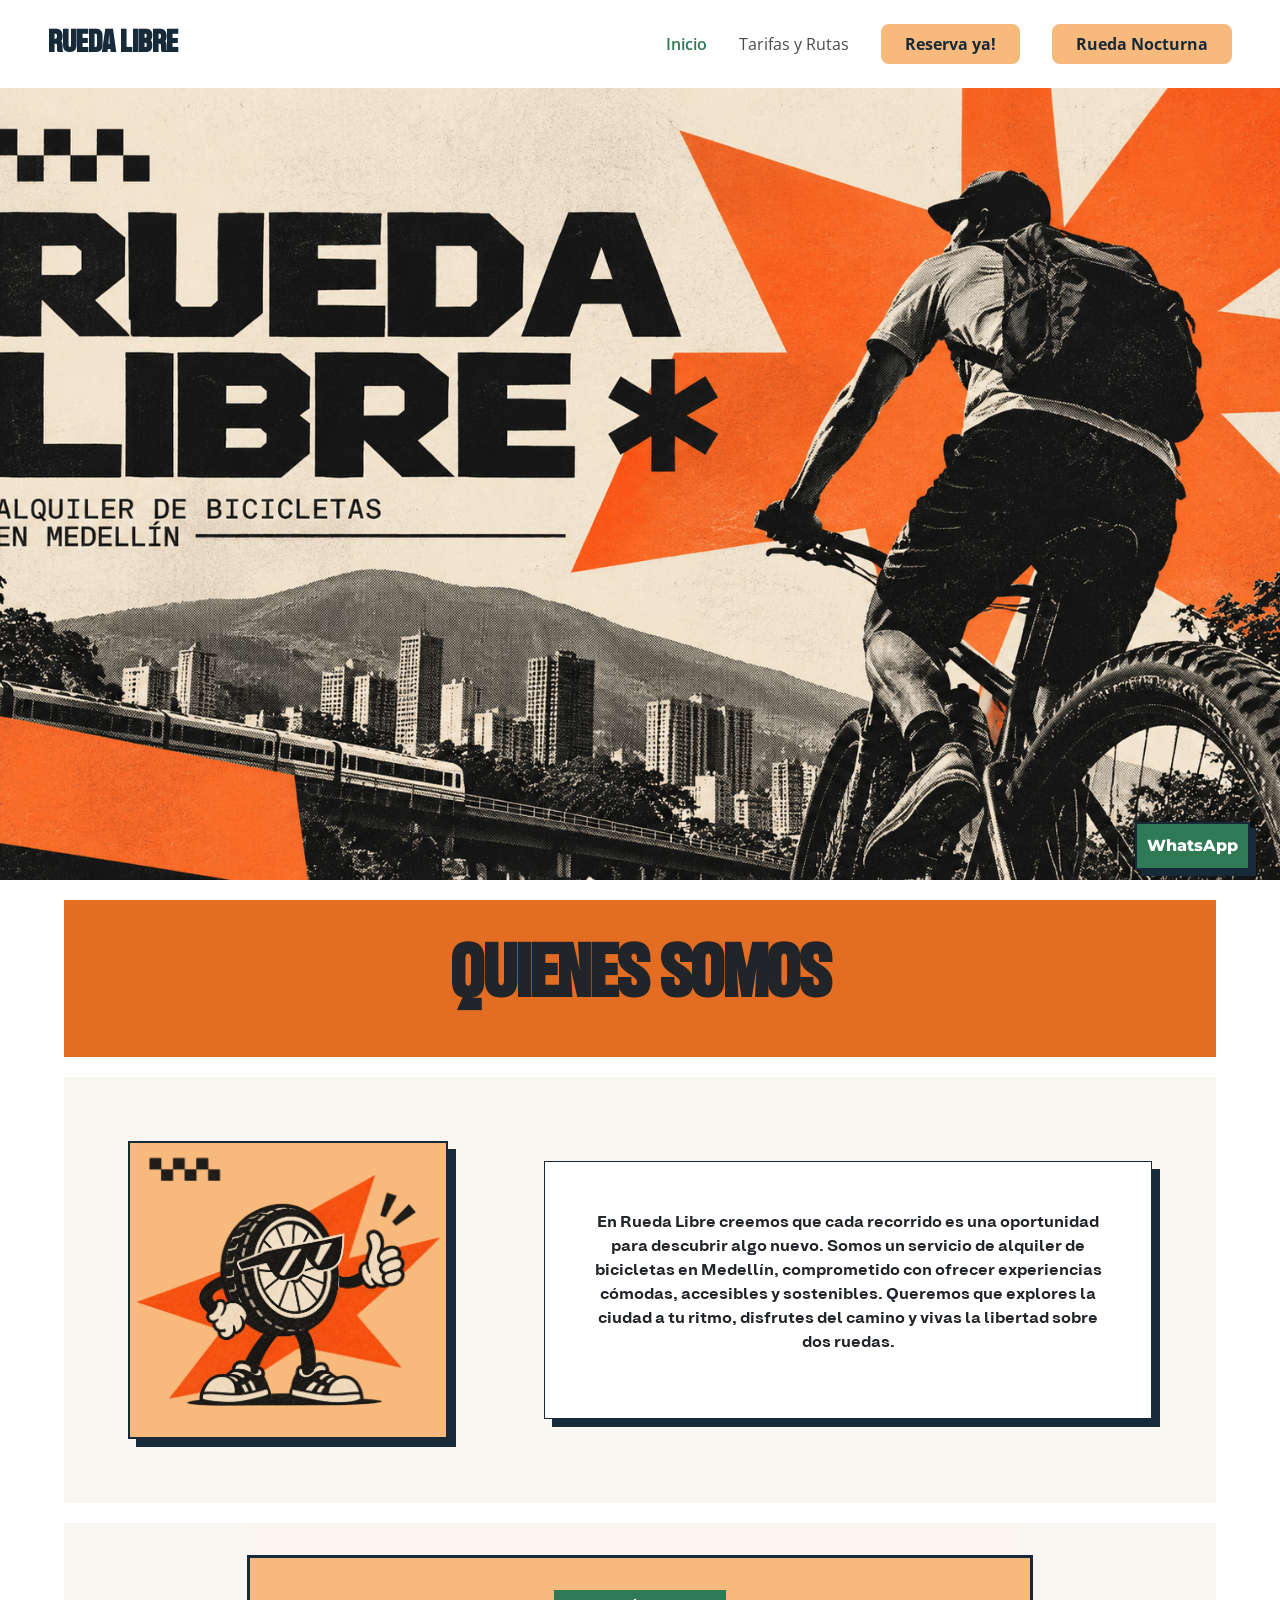
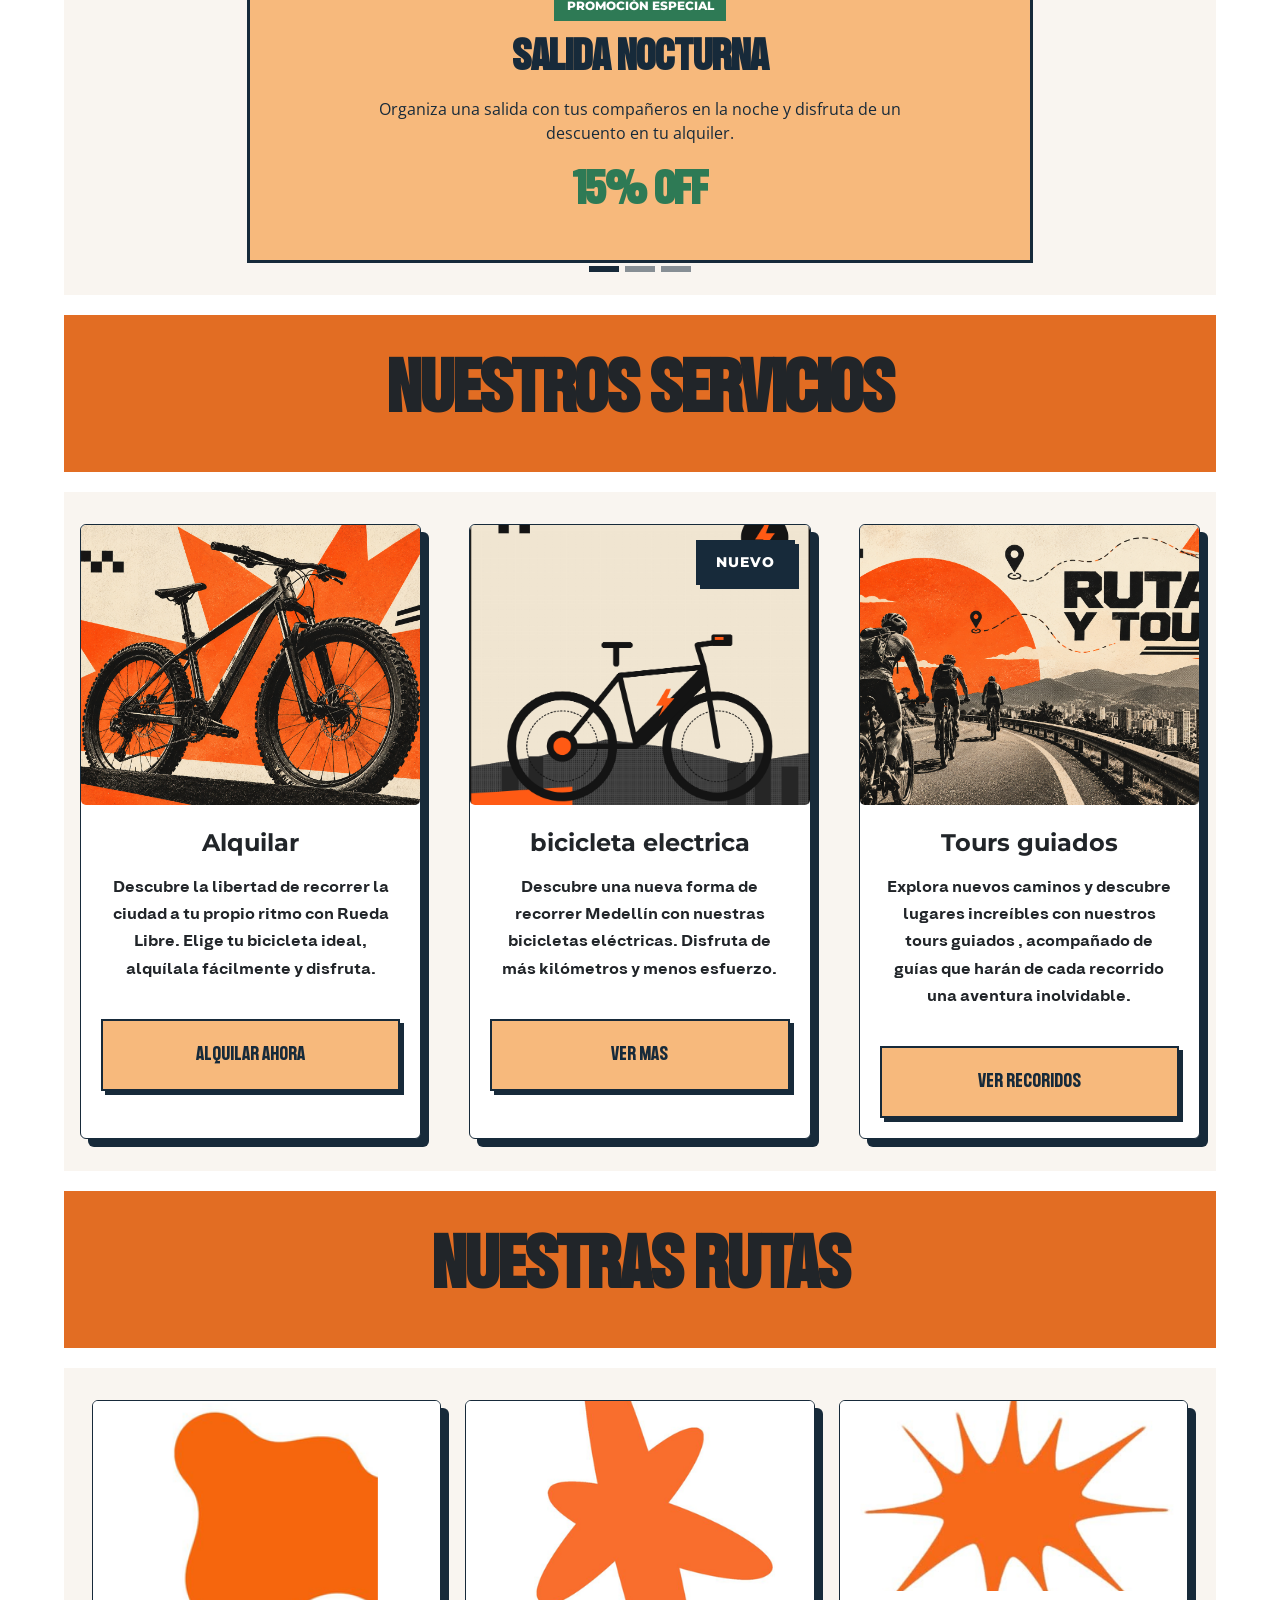
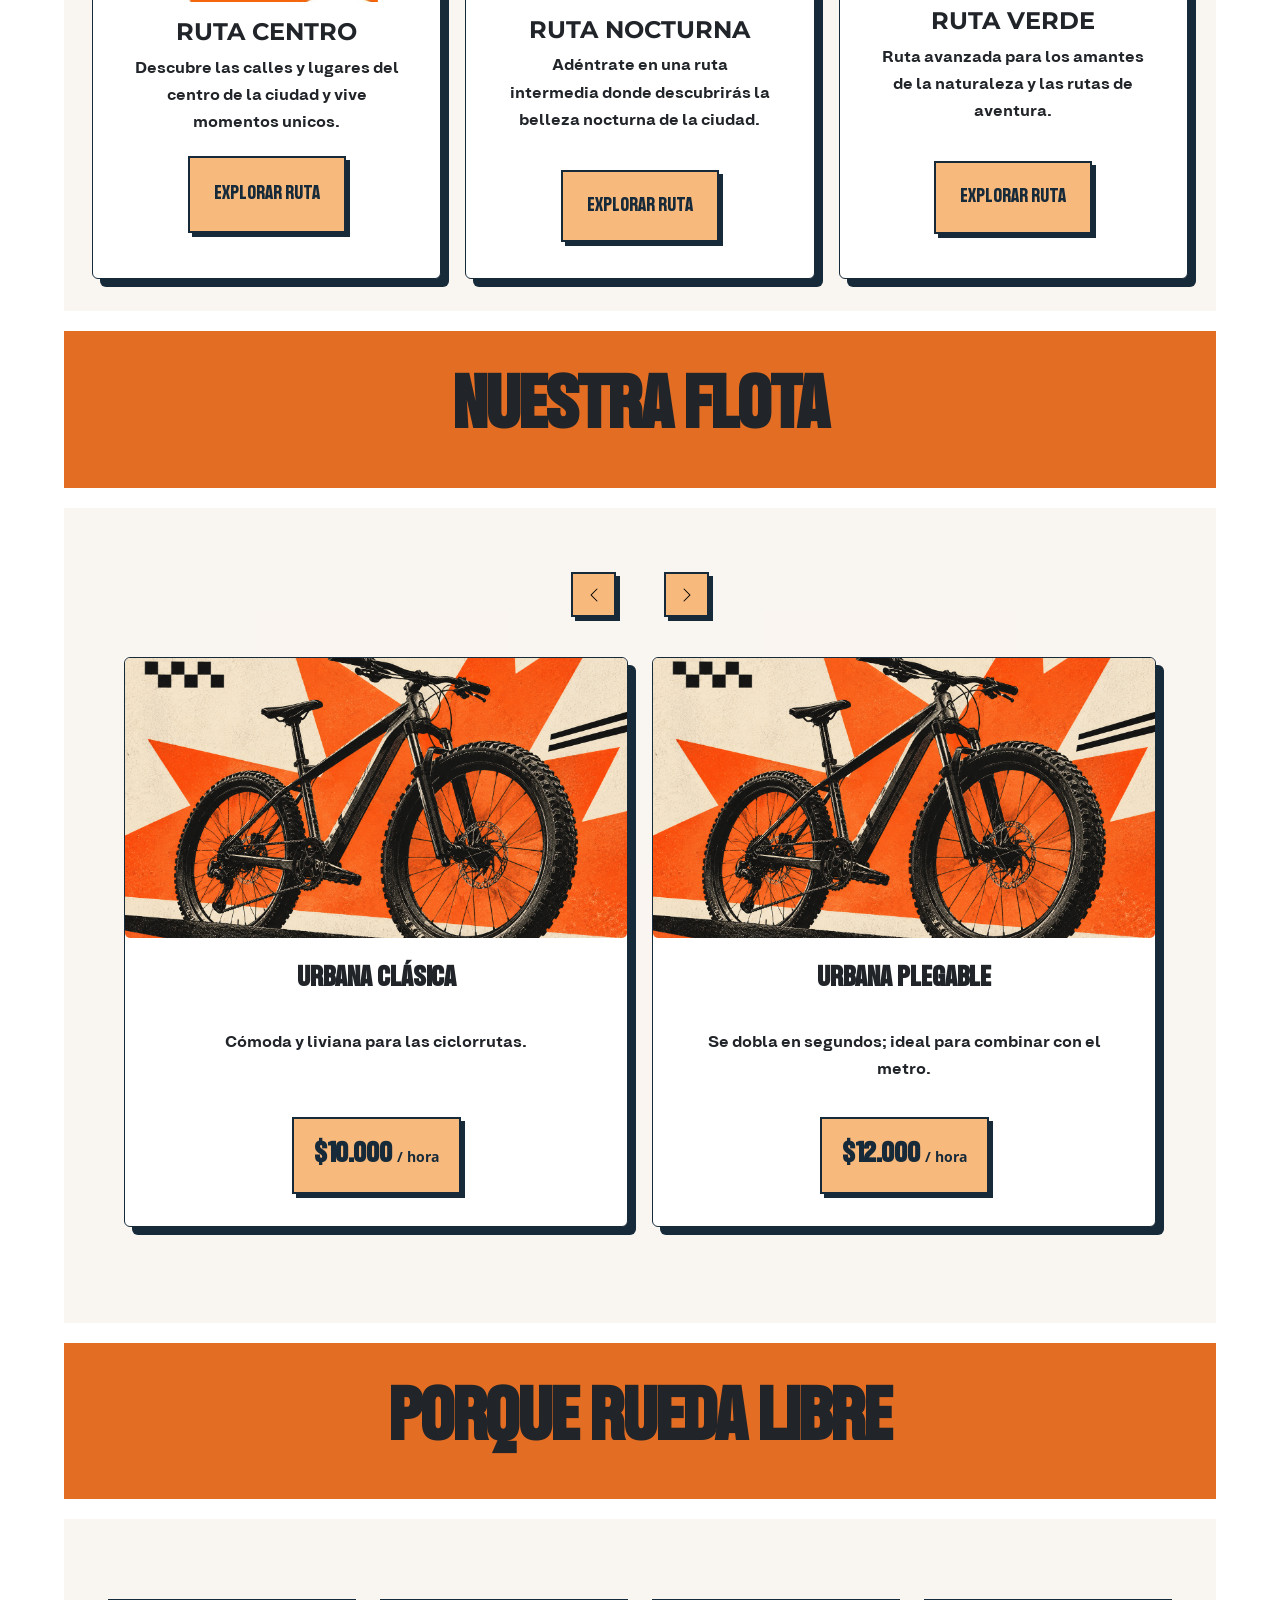
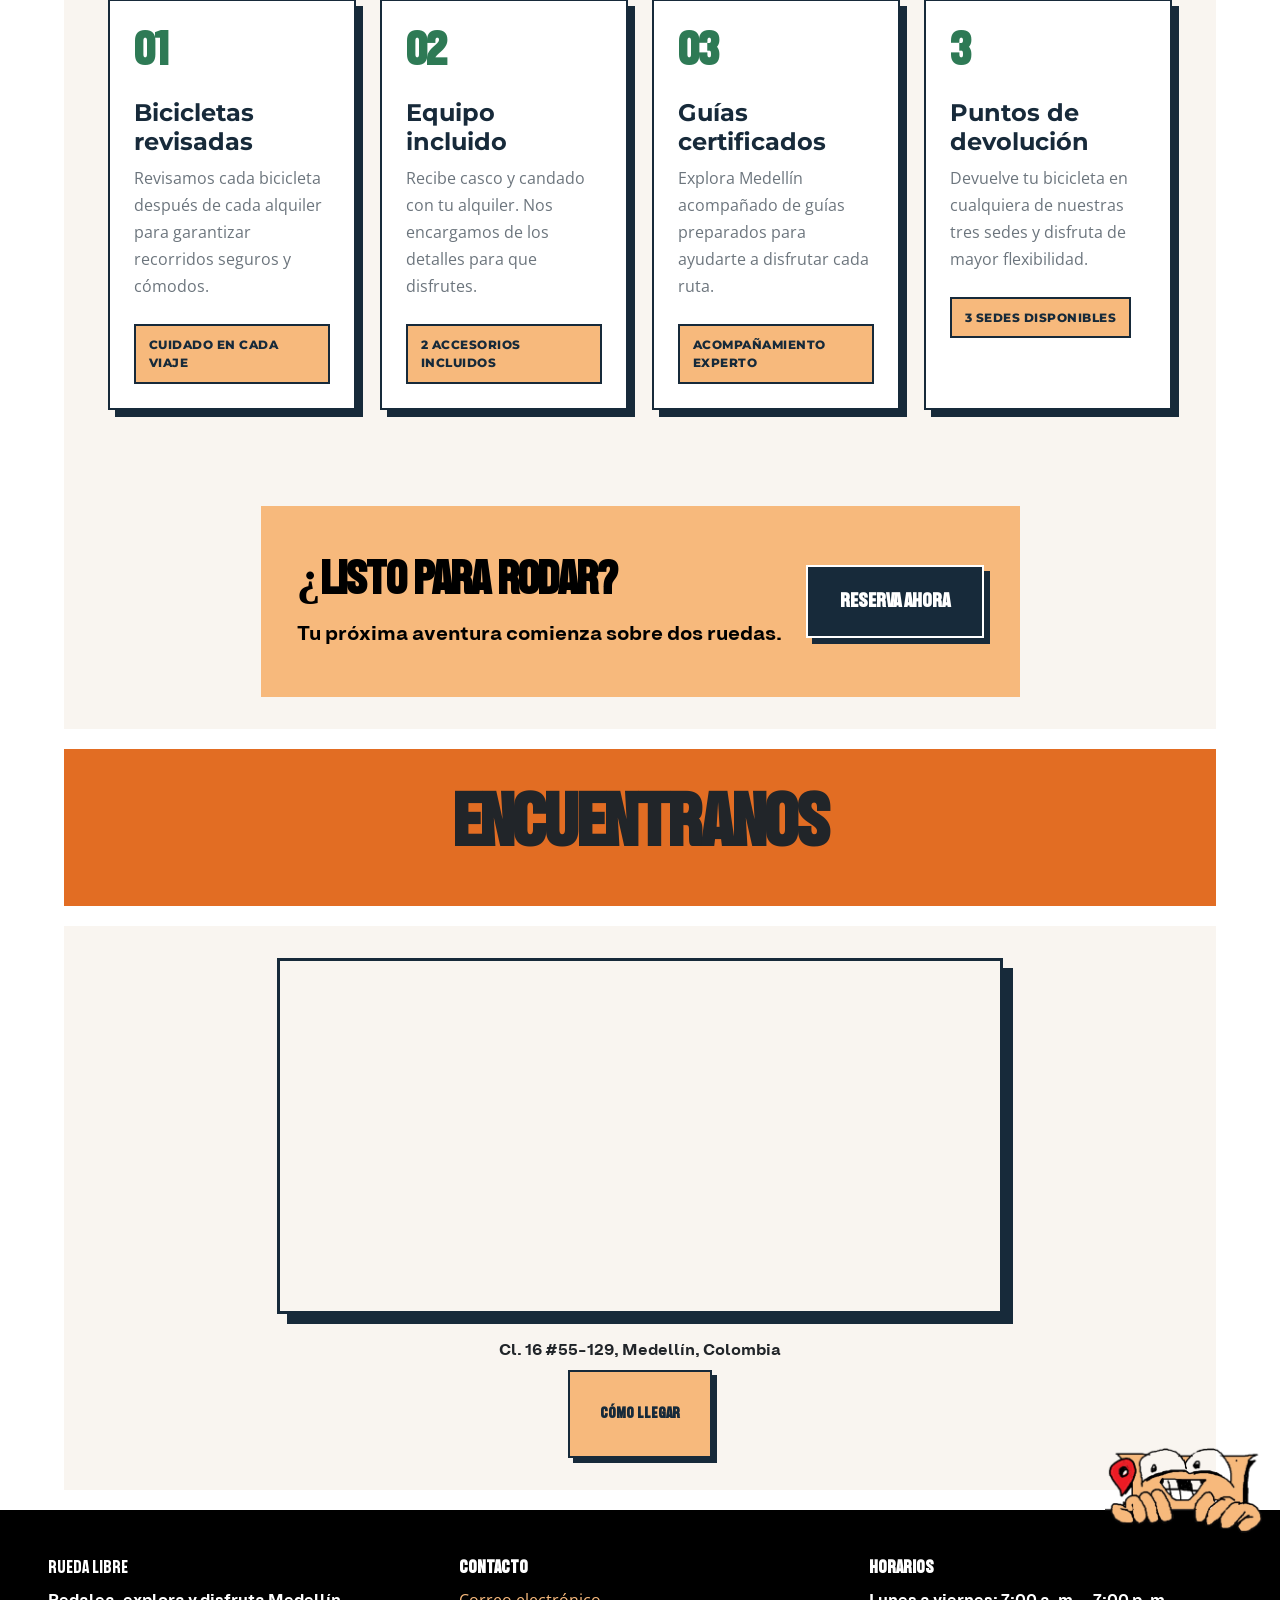
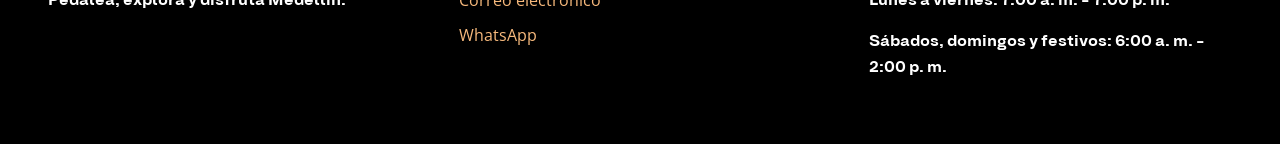
<file: index.html>
<!doctype html>
<html lang="es">

<head>
  <meta charset="UTF-8" />
  <meta name="viewport" content="width=device-width, initial-scale=1.0" />
  <title>Rueda Libre / Home</title>
  <link rel="preconnect" href="https://fonts.googleapis.com" />
  <link rel="preconnect" href="https://fonts.gstatic.com" crossorigin />
  <link
    href="https://fonts.googleapis.com/css2?family=Montserrat:wght@400;500;600;700;800&family=Open+Sans:wght@400;500;600;700&display=swap"
    rel="stylesheet" />
  <link href="https://cdn.jsdelivr.net/npm/bootstrap@5.3.3/dist/css/bootstrap.min.css" rel="stylesheet" />
  <link rel="stylesheet" href="css/styles.css" />
</head>

<a href="https://wa.me/573000000000" class="whatsapp-float" target="_blank">
  <span>WhatsApp</span>
</a>

<body>
  <nav class="navbar">
    <div>
      <a href="index.html" class="nombre-negocio">Rueda Libre</a>
    </div>

    <ul id="menu">
      <li>
        <a class="activo" href="index.html">Inicio</a>
      </li>

      <li>
        <a href="paginas/tarifas.html">Tarifas y Rutas</a>
      </li>

      <li>
        <a class="btn-reservar" href="paginas/reservas.html">Reserva ya!</a>
      </li>

      <li>
        <a class="btn-reservar" href="nocturna/nocturna.html">Rueda Nocturna</a>
      </li>
    </ul>
  </nav>

  <header class="hero"></header>

  <main>
    <div class="cards-display-titles">
      <h3>Quienes somos</h3>
    </div>

    <section class="cards-display-quienes">
      <div class="card-mascota">
        <img src="img/mascota.png" alt="mascota ruedalibre" />
      </div>

      <div class="card-quienes">
        <p>
          En Rueda Libre creemos que cada recorrido es una oportunidad para
          descubrir algo nuevo. Somos un servicio de alquiler de bicicletas en
          Medellín, comprometido con ofrecer experiencias cómodas, accesibles
          y sostenibles. Queremos que explores la ciudad a tu ritmo, disfrutes
          del camino y vivas la libertad sobre dos ruedas.
        </p>
      </div>
    </section>



<section class="promociones-section">
    <div class="container">
        <div id="carruselPromociones"
             class="carousel slide"
             data-bs-ride="carousel"
             data-bs-interval="4500">

            <!-- Indicadores -->
            <div class="carousel-indicators">
                <button type="button" data-bs-target="#carruselPromociones"
                    data-bs-slide-to="0" class="active"
                    aria-current="true" aria-label="Promoción 1"></button>

                <button type="button" data-bs-target="#carruselPromociones"
                    data-bs-slide-to="1"
                    aria-label="Promoción 2"></button>

                <button type="button" data-bs-target="#carruselPromociones"
                    data-bs-slide-to="2"
                    aria-label="Promoción 3"></button>
            </div>

            <!-- Promociones -->
            <div class="carousel-inner">

                <!-- Promoción 1 -->
                <div class="carousel-item active">
                    <div class="promo-card">
                        <span class="promo-etiqueta">PROMOCIÓN ESPECIAL</span>
                        <h2>SALIDA NOCTURNA</h2>
                        <p>
                            Organiza una salida con tus compañeros en la noche
                            y disfruta de un descuento en tu alquiler.
                        </p>
                        <span class="promo-descuento">15% OFF</span>
                    </div>
                </div>

                <!-- Promoción 2 -->
                <div class="carousel-item">
                    <div class="promo-card">
                        <span class="promo-etiqueta">PROMOCIÓN BICICLETAS</span>
                        <h2>¡TU PRIMER ALQUILER!</h2>
                        <p>
                            Alquila tu bicicleta y disfruta de un descuento
                            especial en tu primer alquiler.
                        </p>
                        <span class="promo-descuento">30% OFF</span>
                    </div>
                </div>

                <!-- Promoción 3 -->
                <div class="carousel-item">
                    <div class="promo-card">
                        <span class="promo-etiqueta">PROMOCIÓN CON AMIGOS</span>
                        <h2>¡PEDALEA EN COMPAÑÍA!</h2>
                        <p>
                            Invita a tus amigos y disfruta de un descuento
                            en tu próximo alquiler.
                        </p>
                        <span class="promo-descuento">20% OFF</span>
                    </div>
                </div>

            </div>
        </div>
    </div>
</section>


    <div class="cards-display-titles">
      <h3>Nuestros servicios</h3>
    </div>

    <section class="cards-display">
      <div class="cards-container">
        <article class="card">
          <img src="img/cicla.png" alt="Bicicleta de la flota" class="card-img" />

          <h5>Alquilar</h5>

          <p>
            Descubre la libertad de recorrer la ciudad a tu propio ritmo con
            Rueda Libre. Elige tu bicicleta ideal,
            <span>alquílala fácilmente</span> y disfruta.
          </p>

          <button class="btn-cards">Alquilar ahora</button>
        </article>

        <article class="card card-electrica">
          <span class="etiqueta-nuevo">NUEVO</span>
          <img class="card-img" src="img/cicla-electrica.png" alt="bicicletas electricas nuevas" />

          <h5>bicicleta electrica</h5>

          <p>
            Descubre una nueva forma de recorrer Medellín con nuestras
            bicicletas eléctricas. Disfruta de más kilómetros y menos
            esfuerzo.
          </p>

          <button class="btn-cards">Ver Mas</button>
        </article>

        <article class="card">
          <img src="img/rutas.png" alt="Rutas y tours" class="card-img" />

          <h5>Tours guiados</h5>

          <p>
            Explora nuevos caminos y descubre lugares increíbles con nuestros
            tours guiados , <span>acompañado de guías</span> que harán de cada
            recorrido una aventura inolvidable.
          </p>

          <button class="btn-cards">Ver Recoridos</button>
        </article>
      </div>
    </section>


    <div class="cards-display-titles">
      <h3>NUESTRAS RUTAS</h3>
    </div>



    <section class="rutas-section">
      <section class="cards-display">
        <div class="container-fluid">



          <div class="row g-4 justify-content-center rutas-container">


            <div class="col-12 col-md-6 col-xl-4">
              <article class="card card-ruta h-100">
                <img src="img/ruta1.png" class="card-img-ruta"
                  alt="Recorrido en bicicleta por el centro de Medellín">

                <div class="card-body">
                  <h4 class="card-title">RUTA CENTRO</h4>
                  <p class="card-text">
                    Descubre las calles y lugares del centro de la ciudad y vive momentos unicos.
                  <a href="paginas/reservas.html" class="btn-cards">
                    Explorar ruta
                  </a>
                </div>
              </article>
            </div>


            <div class="col-12 col-md-6 col-xl-4">
              <article class="card card-ruta h-100">
                <img src="img/ruta2.png" class="card-img-ruta"
                  alt="Recorrido nocturno en bicicleta por Medellín">

                <div class="card-body">
                  <h4 class="card-title">RUTA NOCTURNA</h4>
                  <p class="card-text">
                    Adéntrate en una ruta intermedia donde descubrirás
                    la belleza nocturna de la ciudad.
                  </p>
                  <a href="paginas/reservas.html" class="btn-cards">
                    Explorar ruta
                  </a>
                </div>
              </article>
            </div>


            <div class="col-12 col-md-6 col-xl-4">
              <article class="card card-ruta h-100">
                <img src="img/ruta3.png" class="card-img-ruta" alt="Ruta de bicicleta rodeada de naturaleza">

                <div class="card-body">
                  <h4 class="card-title">RUTA VERDE</h4>
                  <p class="card-text">
                    Ruta avanzada para los amantes de la naturaleza
                    y las rutas de aventura.
                  </p>
                  <a href="paginas/reservas.html" class="btn-cards">
                    Explorar ruta
                  </a>
                </div>
              </article>
            </div>

          </div>
        </div>
      </section>
    </section>


    <div class="cards-display-titles">
      <h3>nuestra flota</h3>
    </div>


    <section class="cards-display flota-section">

      <div class="container-fluid">

        <div id="carouselMultiple" class="carousel slide" data-bs-ride="false">

          <!-- CONTROLES -->
          <div class="d-flex justify-content-center gap-5 mb-4">

            <button class="btn-icon btn-sm" type="button" data-bs-target="#carouselMultiple" data-bs-slide="prev"
              aria-label="Bicicletas anteriores">
              <span class="carousel-control-prev-icon"></span>
            </button>

            <button class="btn-icon btn-sm" type="button" data-bs-target="#carouselMultiple" data-bs-slide="next"
              aria-label="Siguientes bicicletas">
              <span class="carousel-control-next-icon"></span>
            </button>

          </div>



          <div class="carousel-inner">


            <div class="carousel-item active">
              <div class="row g-4 justify-content-center">

                <div class="col-12 col-md-6">
                  <article class="card h-100">
                    <img src="img/cicla.png" alt="Bicicleta urbana clásica" class="card-img">
                    <div class="card-body">
                      <h5 class="card-title">URBANA CLÁSICA</h5>
                      <p class="card-text">Cómoda y liviana para las ciclorrutas.</p>
                      <p class="precio-card">$10.000 <span>/ hora</span></p>
                    </div>
                  </article>
                </div>

                <div class="col-12 col-md-6">
                  <article class="card h-100">
                    <img src="img/cicla.png" alt="Bicicleta urbana plegable" class="card-img">
                    <div class="card-body">
                      <h5 class="card-title">URBANA PLEGABLE</h5>
                      <p class="card-text">Se dobla en segundos; ideal para combinar con el metro.</p>
                      <p class="precio-card">$12.000 <span>/ hora</span></p>
                    </div>
                  </article>
                </div>

              </div>
            </div>


            <div class="carousel-item">
              <div class="row g-4 justify-content-center">

                <div class="col-12 col-md-6">
                  <article class="card h-100">
                    <img src="img/cicla.png" alt="Bicicleta de montaña Trail" class="card-img">
                    <div class="card-body">
                      <h5 class="card-title">MONTAÑA TRAIL</h5>
                      <p class="card-text">Suspensión delantera y 21 cambios para las subidas.</p>
                      <p class="precio-card">$15.000 <span>/ hora</span></p>
                    </div>
                  </article>
                </div>

                <div class="col-12 col-md-6">
                  <article class="card h-100">
                    <img src="img/cicla.png" alt="Bicicleta Gravel Aventura" class="card-img">
                    <div class="card-body">
                      <h5 class="card-title">GRAVEL AVENTURA</h5>
                      <p class="card-text">Para rutas mixtas de asfalto y destapado.</p>
                      <p class="precio-card">$18.000 <span>/ hora</span></p>
                    </div>
                  </article>
                </div>

              </div>
            </div>


            <div class="carousel-item">
              <div class="row g-4 justify-content-center">

                <div class="col-12 col-md-6">
                  <article class="card card-electrica h-100">
                    <span class="etiqueta-nuevo">NUEVO</span>
                    <img src="img/cicla.png" alt="Bicicleta eléctrica urbana" class="card-img">
                    <div class="card-body">
                      <h5 class="card-title">ELÉCTRICA URBANA</h5>
                      <p class="card-text">Asistencia eléctrica con 45 km de autonomía.</p>
                      <p class="precio-card">$25.000 <span>/ hora</span></p>
                    </div>
                  </article>
                </div>

                <div class="col-12 col-md-6">
                  <article class="card h-100">
                    <img src="img/cicla.png" alt="Bicicleta infantil" class="card-img">
                    <div class="card-body">
                      <h5 class="card-title">INFANTIL</h5>
                      <p class="card-text">Para niños de 6 a 10 años.</p>
                      <p class="precio-card">$8.000 <span>/ hora</span></p>
                    </div>
                  </article>
                </div>

              </div>
            </div>

          </div>


    </section>

    <div class="cards-display-titles">
      <h3>Porque Rueda Libre</h3>
    </div>

    <section class="cards-display">


      <section class="beneficios-section py-5 px-3">

        <div class="container">


          <div class="row g-4">

            <div class="col-12 col-md-6 col-xl-3">
              <article class="beneficio-card h-100 p-4">
                <span class="beneficio-dato display-5 fw-bold">
                  01
                </span>

                <h3 class="h4 fw-bold mt-3">
                  Bicicletas revisadas
                </h3>

                <p class="text-secondary mb-0">
                  Revisamos cada bicicleta después de cada alquiler
                  para garantizar recorridos seguros y cómodos.
                </p>

                <span class="beneficio-destacado mt-4">
                  CUIDADO EN CADA VIAJE
                </span>
              </article>
            </div>

            <div class="col-12 col-md-6 col-xl-3">
              <article class="beneficio-card h-100 p-4">
                <span class="beneficio-dato display-5 fw-bold">
                  02
                </span>

                <h3 class="h4 fw-bold mt-3">
                  Equipo incluido
                </h3>

                <p class="text-secondary mb-0">
                  Recibe casco y candado con tu alquiler.
                  Nos encargamos de los detalles para que disfrutes.
                </p>

                <span class="beneficio-destacado mt-4">
                  2 ACCESORIOS INCLUIDOS
                </span>
              </article>
            </div>

            <div class="col-12 col-md-6 col-xl-3">
              <article class="beneficio-card h-100 p-4">
                <span class="beneficio-dato display-5 fw-bold">
                  03
                </span>

                <h3 class="h4 fw-bold mt-3">
                  Guías certificados
                </h3>

                <p class="text-secondary mb-0">
                  Explora Medellín acompañado de guías preparados
                  para ayudarte a disfrutar cada ruta.
                </p>

                <span class="beneficio-destacado mt-4">
                  ACOMPAÑAMIENTO EXPERTO
                </span>
              </article>
            </div>

            <div class="col-12 col-md-6 col-xl-3">
              <article class="beneficio-card h-100 p-4">
                <span class="beneficio-dato display-5 fw-bold">
                  3
                </span>

                <h3 class="h4 fw-bold mt-3">
                  Puntos de devolución
                </h3>

                <p class="text-secondary mb-0">
                  Devuelve tu bicicleta en cualquiera de nuestras
                  tres sedes y disfruta de mayor flexibilidad.
                </p>

                <span class="beneficio-destacado mt-4">
                  3 SEDES DISPONIBLES
                </span>
              </article>
            </div>

          </div>
        </div>
      </section>



      <section class="cta-rodar px-4 py-5">

        <div class="container d-flex flex-column flex-md-row
                justify-content-between align-items-center gap-4">

          <div class="text-center text-md-start">
            <h2 class="display-5 fw-bold text-uppercase mb-2">
              ¿LISTO PARA RODAR?
            </h2>

            <p class="fs-5 mb-0">
              Tu próxima aventura comienza sobre dos ruedas.
            </p>
          </div>

          <a href="paginas/reservas.html" class="btn-cta-reserva text-decoration-none text-center">
            RESERVA AHORA
          </a>

        </div>
      </section>
    </section>


    <div class="cards-display-titles">
      <h3 id="Encuentranos">Encuentranos</h3>
    </div>


    <section class="cards-display">
      <article>

          <div class="mapa-container">
            <iframe
                src="https://maps.google.com/maps?q=Cl.%2016%20%2355-129%2C%20Medell%C3%ADn%2C%20Colombia&t=&z=16&ie=UTF8&iwloc=&output=embed"
                width="100%"
                height="450"
                style="border:0;"
                allowfullscreen=""
                loading="lazy"
                referrerpolicy="no-referrer-when-downgrade"
                title="Ubicación de Rueda Libre en Medellín">
            </iframe>
        </div>

    <div class="text-center mt-4">
            <p class="fw-bold mb-2">
                Cl. 16 #55-129, Medellín, Colombia
            </p>

            <a
                href="https://www.google.com/maps/search/?api=1&query=Cl.%2016%20%2355-129%2C%20Medell%C3%ADn%2C%20Colombia"
                target="_blank"
                rel="noopener noreferrer"
                class="btn-mapa">
                CÓMO LLEGAR
            </a>
        </div>

      </article>
    </section>
  </main>

  <footer class="footer-display">
      <img
        src="img/encuentra.png"
        alt=""
        class="footer-mascota"
    >


    <div class="footer-marca">
      <h3>RUEDA LIBRE</h3>
      <p>Pedalea, explora y disfruta Medellín.</p>
    </div>

    <div class="footer-contacto">
      <h4>CONTACTO</h4>
      <a href="mailto:hola@ruedalibre.example">Correo electrónico</a>
      <a href="https://wa.me/573000000000" target="_blank" rel="noopener noreferrer">
        WhatsApp
      </a>
    </div>

    <div class="footer-horario">
      <h4>HORARIOS</h4>
      <p>Lunes a viernes: 7:00 a. m. - 7:00 p. m.</p>
      <p>Sábados, domingos y festivos: 6:00 a. m. - 2:00 p. m.</p>
    </div>
  </footer>

  <script src="https://cdn.jsdelivr.net/npm/bootstrap@5.3.3/dist/js/bootstrap.bundle.min.js"></script>
</body>

</html>
</file>
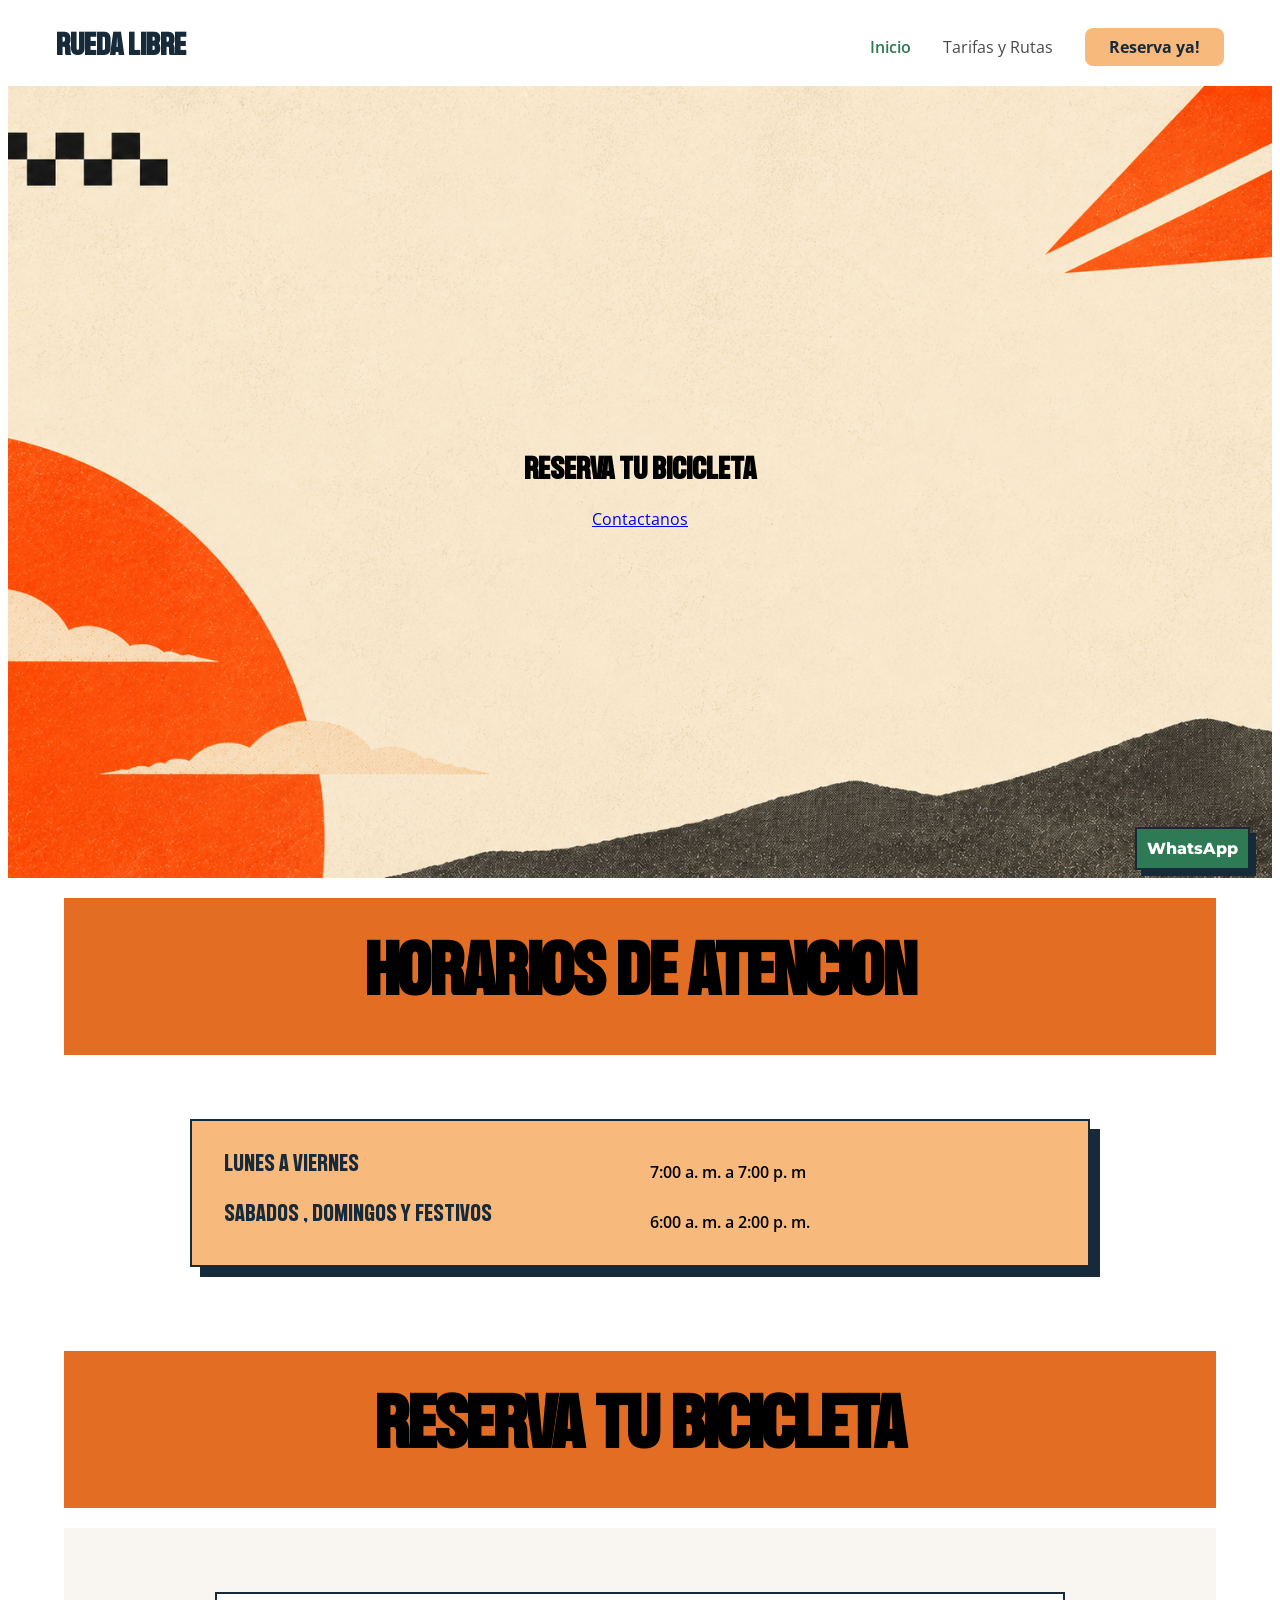
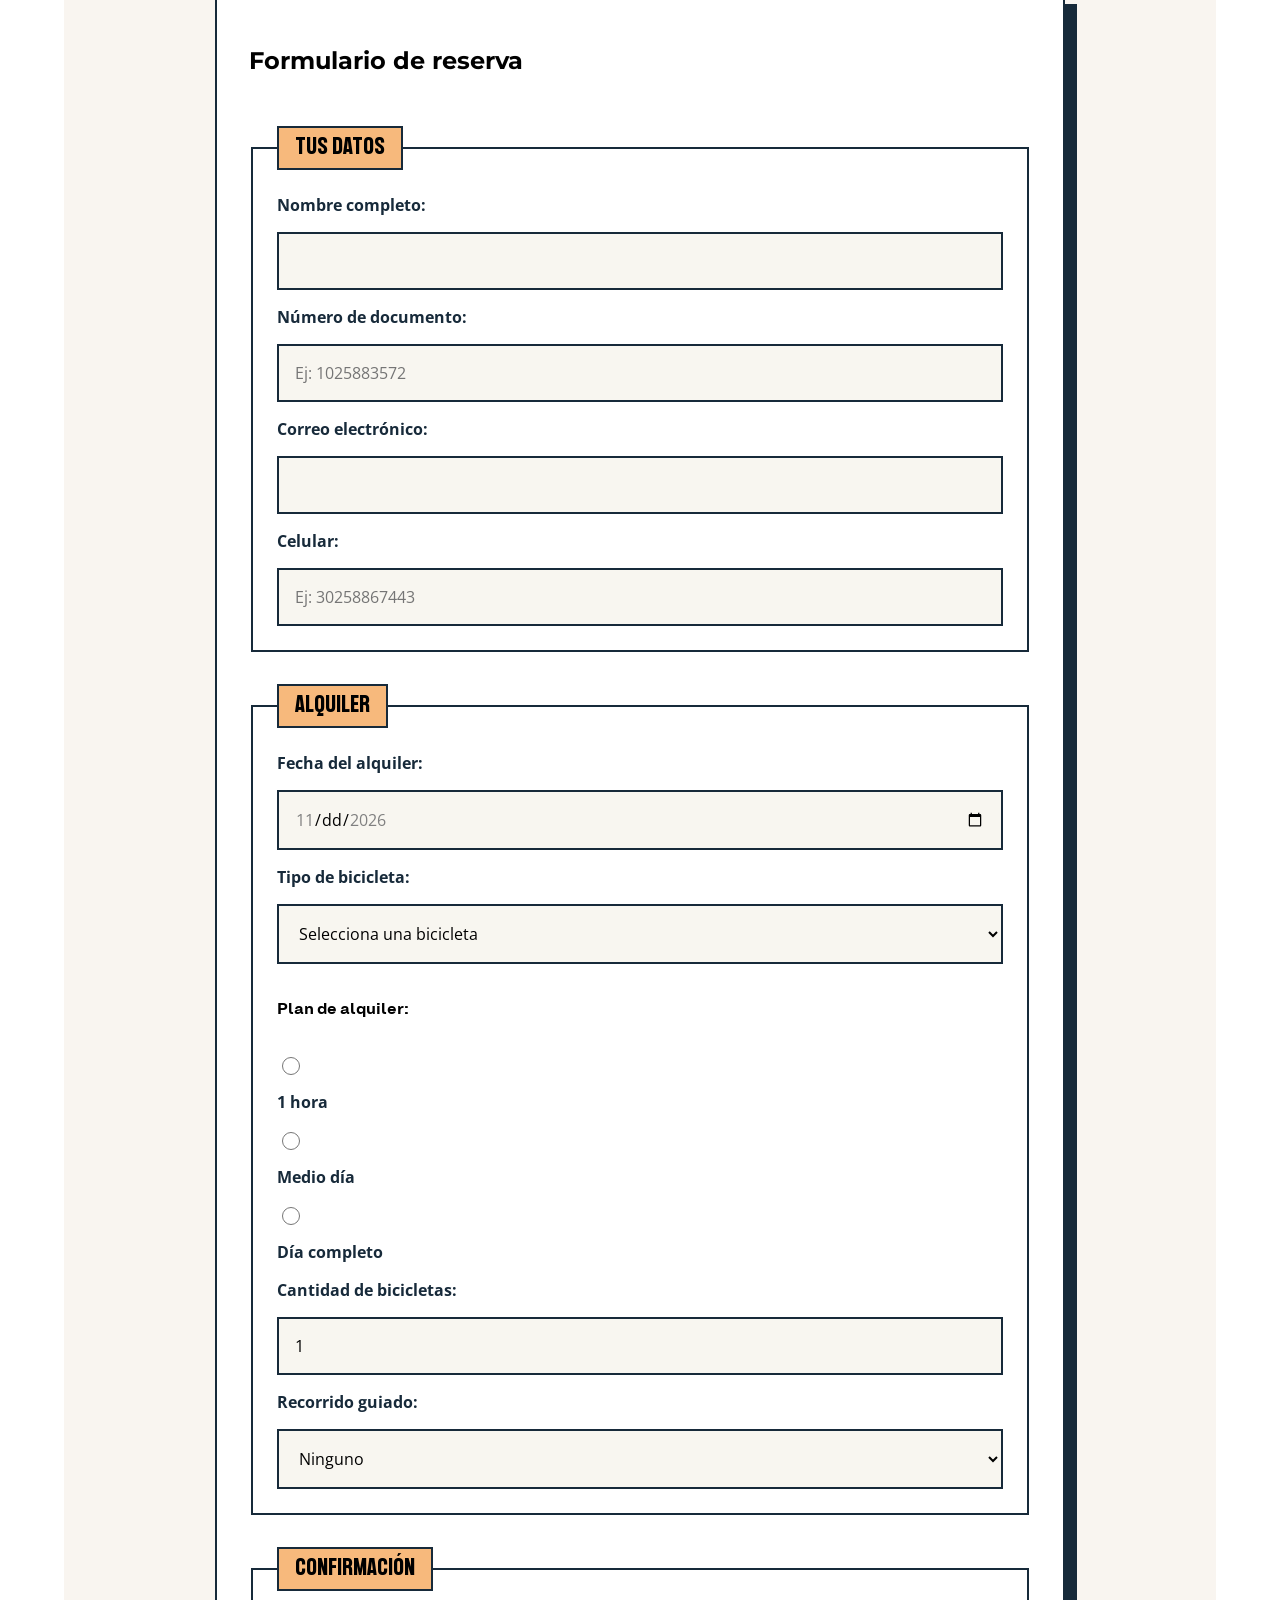
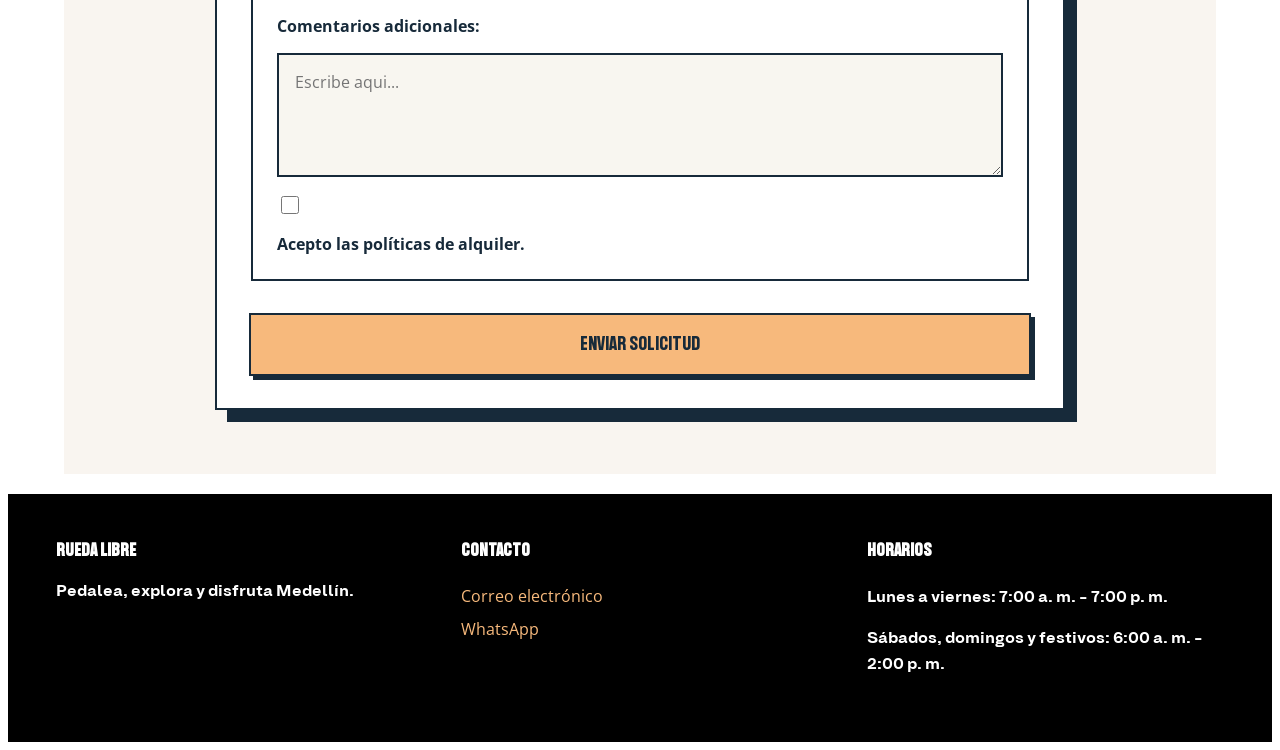
<file: paginas/reservas.html>
<!DOCTYPE html>
<html lang="es">

<head>
    <meta charset="UTF-8">
    <meta name="viewport" content="width=device-width, initial-scale=1.0">
    <title>Rutas Guiadas</title>
    <link rel="preconnect" href="https://fonts.googleapis.com">
    <link rel="preconnect" href="https://fonts.gstatic.com" crossorigin>
    <link
        href="https://fonts.googleapis.com/css2?family=Montserrat:wght@400;500;600;700;800&family=Open+Sans:wght@400;500;600;700&display=swap"
        rel="stylesheet">
    <link rel="stylesheet" href="../css/styles.css">
</head>

<a
    href="https://wa.me/573000000000"
    class="whatsapp-float"
    target="_blank"
    >
    <span>WhatsApp</span>

</a>

<body>

   <nav class="navbar">
      <div >
        <a href="../index.html"  class="nombre-negocio" >Rueda Libre</a>
      </div>
      
      <ul id="menu">
        <li>
          <a class="activo" href="../index.html">Inicio</a>
        </li>

        <li>
          <a href="tarifas.html">Tarifas y Rutas</a>
        </li>

        <li>
          <a class="btn-reservar" href="reservas.html">Reserva ya!</a>
        </li>
      </ul>
    </nav>

    <header class="hero-reservas">


        <h1>Reserva tu bicicleta</h1>

        <a href="mailto:hola@ruedalibre.example">Contactanos</a>


    </header>

    <main>

        <div class="cards-display-titles">
            <h3>Horarios de atencion</h3>

        </div>
        

        <section class="horarios-section">
            <aside class="card-horarios">
                <dl>

                    <dt>lunes a viernes </dt>
                    <dd>7:00 a. m. a 7:00 p. m</dd>

                    <dt>Sabados , domingos y festivos</dt>
                    <dd>6:00 a. m. a 2:00 p. m.</dd>

                </dl>
            </aside>
        </section>

        <div class="cards-display-titles">
           <h3>RESERVA TU BICICLETA</h3> 
            
        </div>



        <section class="formulario-section">

           

            <form class="formulario-reserva" action="/reservar" method="POST">


                <h2>Formulario de reserva</h2>

                


                    <fieldset>
                        <legend>Tus datos</legend>

                        <label for="nombre">Nombre completo:</label>
                        <input type="text" id="nombre" name="nombre" required minlength="3" title="campo requerido">

                        <label for="documento">Número de documento:</label>
                        <input type="number" id="documento" name="documento" required minlength="6" maxlength="10"
                            placeholder="Ej: 1025883572">

                        <label for="correo">Correo electrónico:</label>
                        <input type="email" id="correo" name="correo" required>

                        <label for="celular">Celular:</label>
                        <input type="tel" id="celular" name="celular " required maxlength="10" pattern="3[0-9]{9} "
                            placeholder="Ej: 30258867443">

                    </fieldset>

                    <fieldset>
                        <legend> Alquiler</legend>

                        <label for="fecha">Fecha del alquiler:</label>
                        <input type="date" id="fecha" name="fecha" required min="2026-11-01" max="2026-11-30">

                        <label for="bicicleta">Tipo de bicicleta:</label>
                        <select id="bicicleta" name="bicicleta" required>
                            <option value="">Selecciona una bicicleta</option>
                            <option value="urbana">Urbana</option>
                            <option value="montaña">Montaña</option>
                            <option value="electrica">Eléctrica</option>
                        </select>

                        <p>Plan de alquiler:</p>

                        <input type="radio" id="hora" name="plan" value="1 hora" required>
                        <label for="hora">1 hora</label>

                        <input type="radio" id="medio-dia" name="plan" value="medio dia">
                        <label for="medio-dia">Medio día</label>

                        <input type="radio" id="dia-completo" name="plan" value="dia completo">
                        <label for="dia-completo">Día completo</label>

                        <label for="cantidad">Cantidad de bicicletas:</label>
                        <input type="number" id="cantidad" name="cantidad" min="1" max="6" value="1" required>

                        <label for="recorrido">Recorrido guiado:</label>
                        <select id="recorrido" name="recorrido">
                            <option value="ninguno">Ninguno</option>
                            <option value="rio-parques">Río y Parques</option>
                            <option value="sabores-barrio">Sabores de Barrio</option>
                            <option value="las-palmas">Reto Las Palmas</option>
                        </select>

                    </fieldset>

                    <fieldset>
                        <legend>Confirmación</legend>

                        <label for="comentarios">Comentarios adicionales:</label>
                        <textarea id="comentarios" name="comentarios" rows="4" placeholder="Escribe aqui..."></textarea>

                        <input type="checkbox" id="politicas" name="politicas" value="aceptadas" required>

                        <label for="politicas">
                            Acepto las políticas de alquiler.
                        </label>

                    </fieldset>

                    <button type="submit">Enviar solicitud</button>

                </form>

        </section>

    </main>


   <footer class="footer-display">

    
    <div class="footer-marca">
        <h3>RUEDA LIBRE</h3>
        <p>Pedalea, explora y disfruta Medellín.</p>
    </div>

    
    <div class="footer-contacto">
        <h4>CONTACTO</h4>
        <a href="mailto:hola@ruedalibre.example">Correo electrónico</a>
        <a href="https://wa.me/573000000000" target="_blank" rel="noopener noreferrer">
            WhatsApp
        </a>
    </div>

    
    <div class="footer-horario">
        <h4>HORARIOS</h4>
        <p>Lunes a viernes: 7:00 a. m. - 7:00 p. m.</p>
        <p>Sábados, domingos y festivos: 6:00 a. m. - 2:00 p. m.</p>
    </div>

</footer>


</body>

</html>
</file>
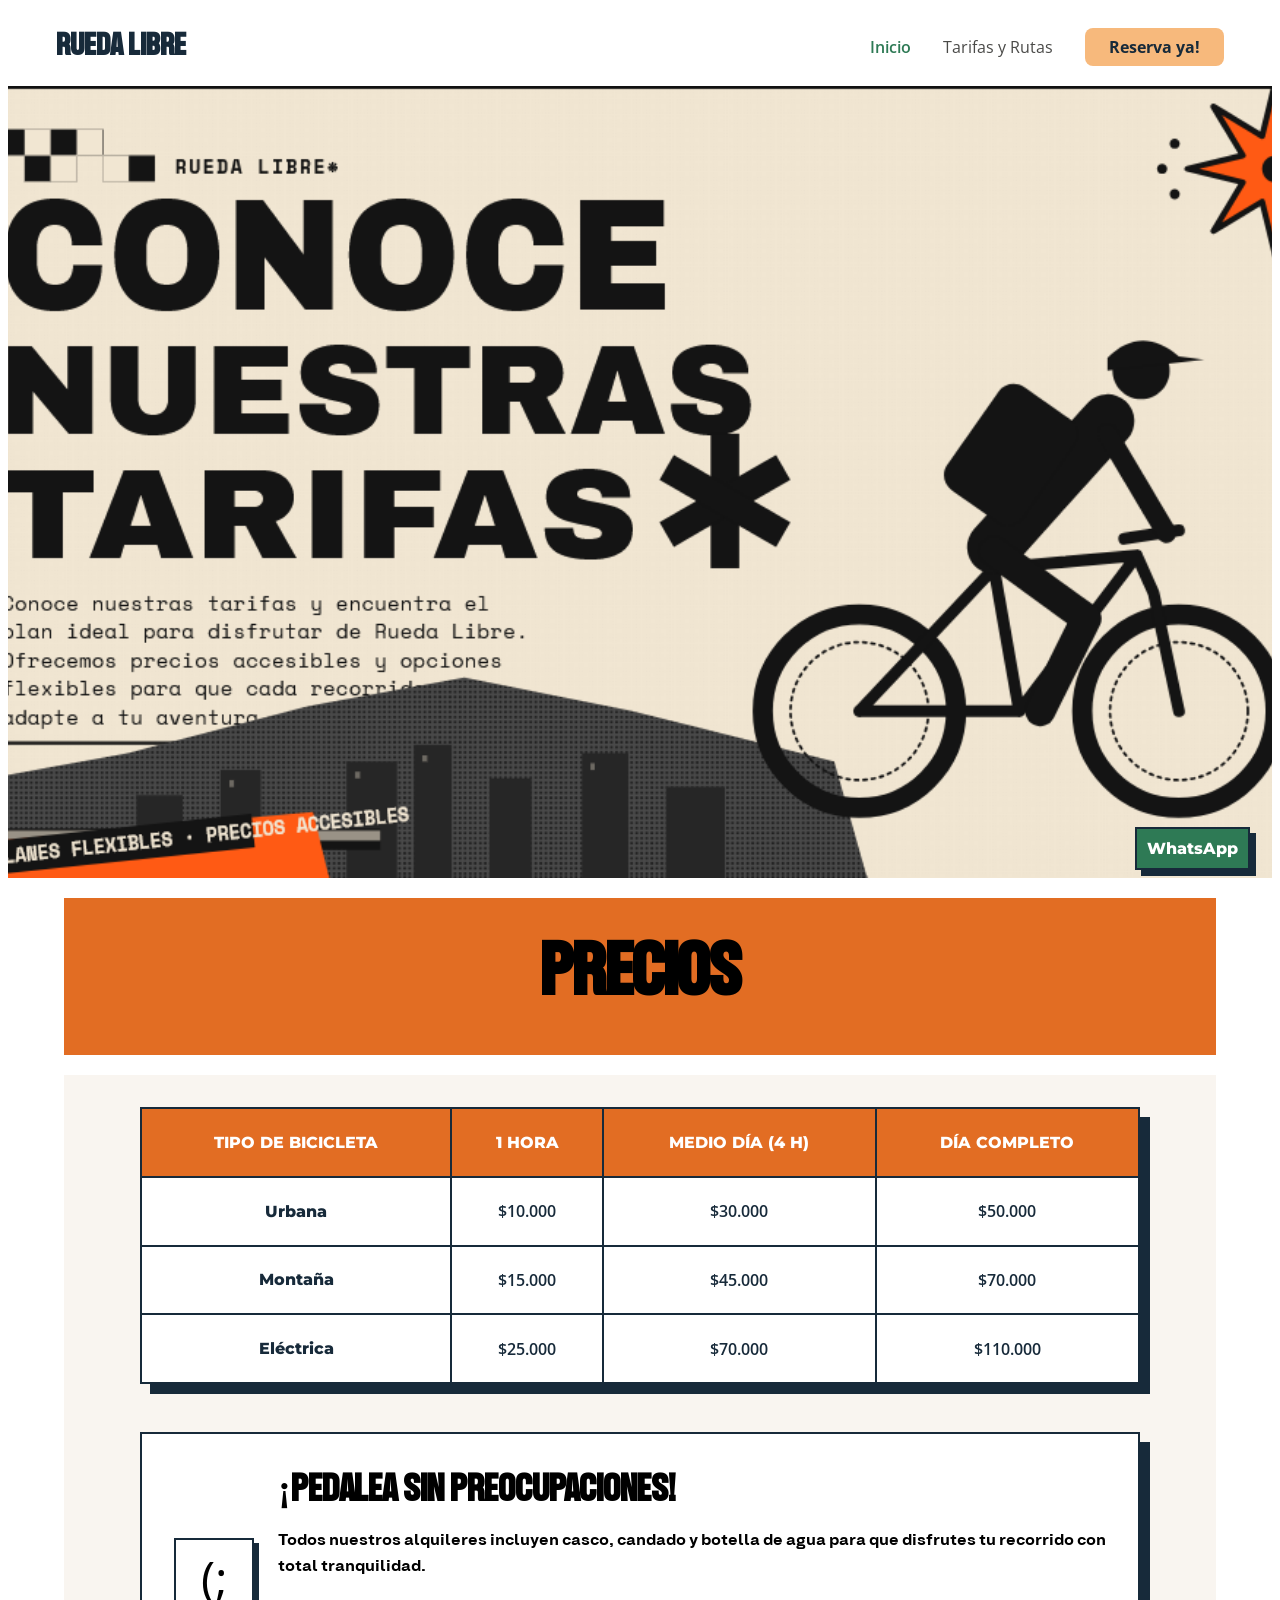
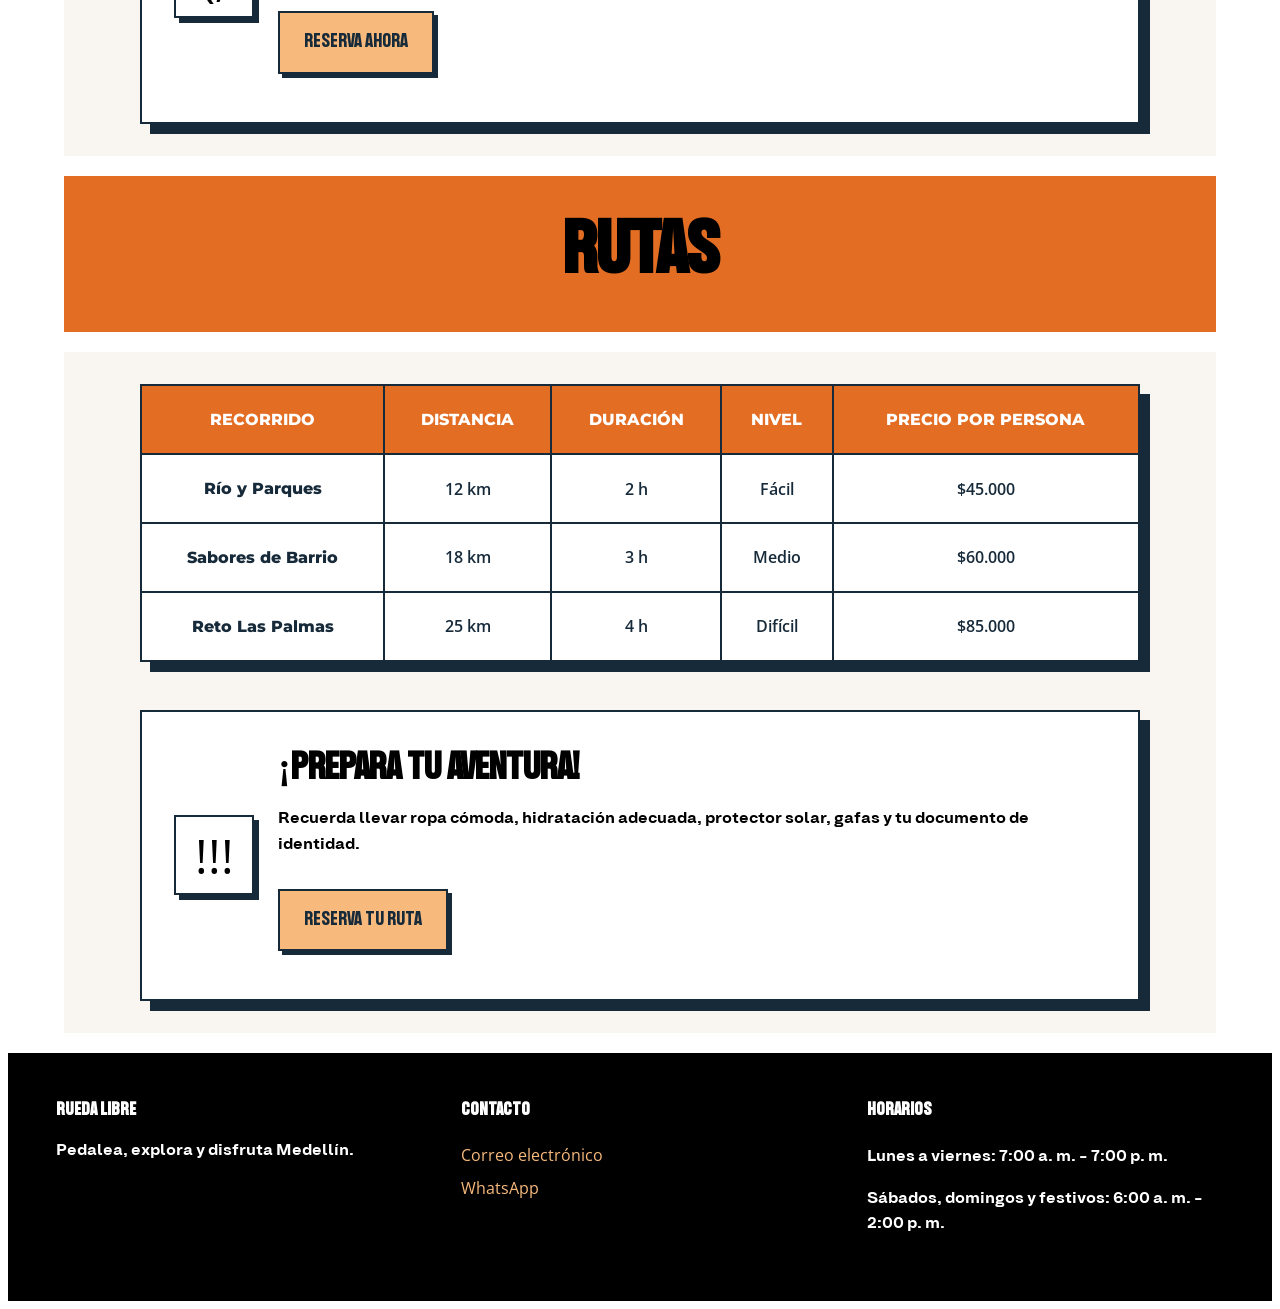
<file: paginas/tarifas.html>
<!DOCTYPE html>
<html lang="es">

<head>
    <meta charset="UTF-8">
    <meta name="viewport" content="width=device-width, initial-scale=1.0">
    <title>Tarifas</title>
    <link rel="preconnect" href="https://fonts.googleapis.com">
    <link rel="preconnect" href="https://fonts.gstatic.com" crossorigin>
    <link
        href="https://fonts.googleapis.com/css2?family=Montserrat:wght@400;500;600;700;800&family=Open+Sans:wght@400;500;600;700&display=swap"
        rel="stylesheet">
    <link rel="stylesheet" href="../css/styles.css">
</head>

<a
    href="https://wa.me/573000000000"
    class="whatsapp-float"
    target="_blank"
    >
    <span>WhatsApp</span>

</a>

<body>

    <nav class="navbar">
      <div >
        <a href="../index.html"  class="nombre-negocio" >Rueda Libre</a>
      </div>
      
      <ul id="menu">
        <li>
          <a class="activo" href="../index.html">Inicio</a>
        </li>

        <li>
          <a href="tarifas.html">Tarifas y Rutas</a>
        </li>

        <li>
          <a class="btn-reservar" href="reservas.html">Reserva ya!</a>
        </li>
      </ul>
    </nav>
    <header class="hero-tarifas">


    </header>



    <main>

        <div class="cards-display-titles">
            <h3>PRECIOS</h3>
        </div>

        <section class="cards-display">

            <table class="tabla-tarifas">
                <thead>
                    <tr>
                        <th>Tipo de bicicleta</th>
                        <th>1 hora</th>
                        <th>Medio día (4 h)</th>
                        <th>Día completo</th>
                    </tr>
                </thead>

                <tbody>
                    <tr>
                        <td>Urbana</td>
                        <td>$10.000</td>
                        <td>$30.000</td>
                        <td>$50.000</td>
                    </tr>

                    <tr>
                        <td>Montaña</td>
                        <td>$15.000</td>
                        <td>$45.000</td>
                        <td>$70.000</td>
                    </tr>

                    <tr>
                        <td>Eléctrica</td>
                        <td>$25.000</td>
                        <td>$70.000</td>
                        <td>$110.000</td>
                    </tr>
                </tbody>
            </table>


            <article class="card-info">
                <div class="info-icon">
                    <span>(;</span>
                </div>

                <div class="info-contenido">
                    <h3>¡PEDALEA SIN PREOCUPACIONES!</h3>

                    <p>
                        Todos nuestros alquileres incluyen casco, candado
                        y botella de agua para que disfrutes tu recorrido
                        con total tranquilidad.
                    </p>

                    <a class="btn-info" href="reservas.html">
                        RESERVA AHORA 
                    </a>
                </div>
            </article>


        </section>

        <div class="cards-display-titles">
            <h3>RUTAS</h3>
        </div>


        <section class=cards-display seccion-tablas">

            <table border="1" class="tabla-tarifas tabla-rutas">
                <thead>
                    <tr>
                        <th>Recorrido</th>
                        <th>Distancia</th>
                        <th>Duración</th>
                        <th>Nivel</th>
                        <th>Precio por persona</th>
                    </tr>
                </thead>

                <tbody>
                    <tr>
                        <td>Río y Parques</td>
                        <td>12 km</td>
                        <td>2 h</td>
                        <td>Fácil</td>
                        <td>$45.000</td>
                    </tr>

                    <tr>
                        <td>Sabores de Barrio</td>
                        <td>18 km</td>
                        <td>3 h</td>
                        <td>Medio</td>
                        <td>$60.000</td>
                    </tr>

                    <tr>
                        <td>Reto Las Palmas</td>
                        <td>25 km</td>
                        <td>4 h</td>
                        <td>Difícil</td>
                        <td>$85.000</td>
                    </tr>
                </tbody>
            </table>


            <aside class="card-info ">
                <div class="info-icon">
                    <span> !!! </span>
                </div>

                <div class="info-contenido">
                    <h3>¡PREPARA TU AVENTURA!</h3>

                    <p>
                        Recuerda llevar ropa cómoda, hidratación adecuada,
                        protector solar, gafas y tu documento de identidad.
                    </p>

                    <a class="btn-info" href="reservas.html">
                        RESERVA TU RUTA 
                    </a>
                </div>
            </aside>

        </section>

    </main>

    <footer class="footer-display">

    
    <div class="footer-marca">
        <h3>RUEDA LIBRE</h3>
        <p>Pedalea, explora y disfruta Medellín.</p>
    </div>

    
    <div class="footer-contacto">
        <h4>CONTACTO</h4>
        <a href="mailto:hola@ruedalibre.example">Correo electrónico</a>
        <a href="https://wa.me/573000000000" target="_blank" rel="noopener noreferrer">
            WhatsApp
        </a>
    </div>

    
    <div class="footer-horario">
        <h4>HORARIOS</h4>
        <p>Lunes a viernes: 7:00 a. m. - 7:00 p. m.</p>
        <p>Sábados, domingos y festivos: 6:00 a. m. - 2:00 p. m.</p>
    </div>

</footer>

</body>

</html>
</file>
<file: css/styles.css>
/* ==========================================================================
   RUEDA LIBRE · styles.css
   --------------------------------------------------------------------------
   1. Variables
   2. Fuentes
   3. Reset y base tipográfica
   4. Estructura de página
   5. Encabezado: menú y hero
   6. Títulos de sección
   7. Botones
   8. Superficies con borde y sombra
   9. Inicio: cards, quiénes somos y etiqueta "nuevo"
   10. Tarifas y rutas: tablas y bloques informativos
   11. Reservas: horarios y formulario
   12. Componentes globales: WhatsApp flotante y pie de página
   ========================================================================== */


/* ==========================================================================
   1. VARIABLES
   ========================================================================== */
:root {
  /* Colores */
  --color-crema: #ffffff;
  --color-azul-noche: #172a3a;
  --color-gris-asfalto: #4a4a48;
  --color-naranja-pedal: #f7b97c;
  --color-verde-ruta: #2e7a55;
  --color-naranja-acento: #f9f4efe9;
  --color-naranja-cicla: #e26d23;

  /* Tipografías */
  --fuente-titulos: "Montserrat", sans-serif;
  --fuente-textos: "Open Sans", sans-serif;

  /* Espaciado */
  --espacio-sm: 0.5rem;
  --espacio-md: 1rem;
  --espacio-lg: 1.5rem;
  --espacio-xl: 2rem;
  --espacio-2xl: 3rem;
}


/* ==========================================================================
   2. FUENTES
   ========================================================================== */
@font-face {
  font-family: display;
  src: url(/fonts/diplay.ttf);
}

@font-face {
  font-family: p;
  src: url(/fonts/parrafos.ttf);
}


/* ==========================================================================
   3. RESET Y BASE TIPOGRÁFICA
   ========================================================================== */
*,
*::before,
*::after {
  box-sizing: border-box;
}

body {
  font-family: var(--fuente-textos);
}

h1,
h2,
h4,
h5,
h6 {
  font-family: var(--fuente-titulos);
  font-weight: 700;
}

h3 {
  font-family: display;
  font-size: larger;
}

p {
  font-family: p;
}


input,
select,
textarea {
  font-family: var(--fuente-textos);
}


/* ==========================================================================
   4. ESTRUCTURA DE PÁGINA
   ========================================================================== */
main {
  width: 100%;
  max-width: 75rem;
  margin-inline: auto;
  padding-inline: 1rem;
}


.cards-display,
.cards-display-quienes,
.cards-display-titles,
.formulario-section {
  display: flex;
  margin-top: 20px;
}

.cards-display,
.cards-display-titles,
.formulario-section {
  flex-direction: column;
  align-items: center;
}

.cards-display {
  gap: 3rem;
  padding: 2rem 1rem;
  background-color: var(--color-naranja-acento);
}

.cards-display-quienes {
  flex-direction: column;
  align-items: center;
  gap: 2rem;
  padding: 2rem 1rem;
  background-color: var(--color-naranja-acento);
}


/* ==========================================================================
   5. ENCABEZADO: MENÚ Y HERO
   ========================================================================== */


#menu {
  display: flex;
  flex-direction: column;
  flex-wrap: wrap;
  gap: 1rem;
  align-items: center;
  justify-content: center;
  list-style: none;
  margin: 0;
  padding: 0;
}

#menu a {
  color: var(--color-gris-asfalto);
  text-decoration: none;
}

#menu a.activo {
  color: var(--color-verde-ruta);
  font-weight: 600;
}


#menu a.btn-reservar {
  display: inline-block;
  padding: var(--espacio-sm) var(--espacio-lg);
  background-color: var(--color-naranja-pedal);
  color: var(--color-azul-noche);
  font-weight: 700;
  border-radius: 8px;
}

#menu a.btn-nocturna {
  display: inline-block;
  padding: var(--espacio-sm) var(--espacio-lg);
  background-color: var(--color-azul-noche);
  color: var(--color-crema);
  font-weight: 700;
  border-radius: 8px;
}

#menu a.btn-reservar:hover,
#menu a.btn-reservar.activo {
  background-color: var(--color-azul-noche);
  color: var(--color-crema);
}


.hero-tarifas,
.hero-reservas,
.hero {
  background-size: cover;
  background-position: center;
  background-repeat: no-repeat;
  min-height: 65vh;
  padding: 2rem 1rem;
  display: flex;
  flex-direction: column;
  justify-content: center;
  align-items: center;
  text-align: center;
}

.hero {
  background-image: url("../img/hero.png");
  padding: 0;
}

.hero-tarifas {
  background-image: url("../img/hero-tarifas.png");
}

.hero-reservas {
  background-image: url("../img/heroe.png");
}

.hero-reservas h1 {
  font-family: display;
}


/* ==========================================================================
   6. TÍTULOS DE SECCIÓN
   ========================================================================== */
.cards-display-titles {
  background-color: var(--color-naranja-cicla);
  padding: 40px;
}

.cards-display-titles h3 {
  font-size: clamp(3rem, 6vw, 6rem);
  font-weight: 800;
  text-align: center;
  text-transform: uppercase;
  margin: 0;
  line-height: 1;
}


/* ==========================================================================
   7. BOTONES
   ========================================================================== */
.btn-cards,
.btn-info,
.formulario-reserva button {
  display: inline-block;
  padding: 1.2rem 1.5rem;

  background-color: var(--color-naranja-pedal);
  color: var(--color-azul-noche);
  border: 2px solid var(--color-azul-noche);
  box-shadow: 4px 4px 0 var(--color-azul-noche);

  font-family: display;
  font-size: 1.25rem;
  text-align: center;
  text-decoration: none;

  cursor: pointer;
  transition: 0.2s ease;
}

.btn-cards:hover,
.btn-info:hover,
.formulario-reserva button:hover {
  background-color: var(--color-azul-noche);
  color: var(--color-crema);
  transform: translate(2px, 2px);
  box-shadow: 2px 2px 0 var(--color-azul-noche);
}

.btn-cards {
  margin: 20px;
}

.btn-info {
  margin: 1rem 0;
}


/* ==========================================================================
   8. SUPERFICIES CON BORDE Y SOMBRA
   ========================================================================== */
.card,
.card-quienes,
.card-mascota {
  box-shadow: 8px 8px 0 var(--color-azul-noche);
  overflow: hidden;
}

.tabla-tarifas,
.card-info,
.card-horarios {
  border: 2px solid var(--color-azul-noche);
  box-shadow: 10px 10px 0 var(--color-azul-noche);
}


/* ==========================================================================
   9. INICIO: CARDS, QUIÉNES SOMOS Y ETIQUETA "NUEVO"
   ========================================================================== */
.cards-container {
  display: flex;
  flex-direction: column;
  justify-content: center;
  align-items: stretch;
  gap: 2rem;
  width: 100%;
}

.card,
.card-quienes {
  background-color: var(--color-crema);
  border: 1px solid var(--color-azul-noche);
  text-align: center;
}

.card {
  flex: 1 1 100%;
  width: 100%;
  max-width: 500px;
  min-height: 0;
}

.card-img {
  width: 100%;
  height: 280px;
  object-fit: cover;
  display: block;
}

.card h5 {
  font-size: 1.5rem;
  margin: 1.5rem 1rem 1rem;
}

.card p {
  padding: 0 1.5rem;
  line-height: 1.7;
}

.card-quienes p {
  padding: 1.5rem;
}

.card-mascota {
  flex: 1;
  min-width: 250px;
  max-width: 320px;

  display: flex;
  justify-content: center;
  align-items: flex-end;

  background-color: var(--color-naranja-pedal);
  border: 2px solid var(--color-azul-noche);
}

.card-mascota img {
  width: 100%;
  height: 100%;
  max-height: 400px;
  object-fit: contain;
  object-position: bottom;
}

.card-electrica {
  position: relative;
}

.etiqueta-nuevo {
  position: absolute;
  top: 15px;
  right: 15px;
  z-index: 10;

  padding: 10px 18px;

  background-color: var(--color-azul-noche);
  color: var(--color-crema);

  border: 2px solid var(--color-azul-noche);
  box-shadow: 4px 4px 0 var(--color-azul-noche);

  font-family: var(--fuente-titulos);
  font-size: 0.85rem;
  font-weight: 800;
  letter-spacing: 1px;
}


/* ==========================================================================
   10. TARIFAS Y RUTAS: TABLAS Y BLOQUES INFORMATIVOS
   ========================================================================== */

/* --- Tablas (precios y rutas comparten estilo) --- */
.tabla-tarifas {
  width: 100%;
  max-width: 1000px;
  border-collapse: collapse;
  background-color: var(--color-crema);
  text-align: center;
}

.tabla-tarifas thead {
  background-color: var(--color-naranja-cicla);
  color: var(--color-crema);
}

.tabla-tarifas th {
  padding: 1.5rem 1rem;
  font-family: var(--fuente-titulos);
  font-weight: 800;
  text-transform: uppercase;
  border: 2px solid var(--color-azul-noche);
}

.tabla-tarifas td {
  padding: 1.4rem 1rem;
  border: 2px solid var(--color-azul-noche);
  font-weight: 600;
  color: var(--color-azul-noche);
}

.tabla-tarifas tbody tr:hover {
  background-color: var(--color-naranja-pedal);
}

.tabla-tarifas tbody td:first-child {
  font-family: var(--fuente-titulos);
  font-weight: 800;
}


.card-info {
  display: flex;
  flex-direction: column;
  align-items: center;
  gap: 1.5rem;
  width: 100%;
  max-width: 1000px;
  padding: 1.25rem;
  background-color: var(--color-crema);
}

.info-icon {
  min-width: 80px;
  width: 80px;
  height: 80px;

  display: flex;
  align-items: center;
  justify-content: center;

  background-color: var(--color-crema);
  border: 2px solid var(--color-azul-noche);
  box-shadow: 5px 5px 0 var(--color-azul-noche);

  font-size: 3rem;
}

.info-contenido h3 {
  font-size: clamp(1.5rem, 3vw, 2.5rem);
  text-transform: uppercase;
  margin: 0;
}


/* ==========================================================================
   11. RESERVAS: HORARIOS Y FORMULARIO
   ========================================================================== */

/* --- Horarios --- */
.horarios-section {
  display: flex;
  justify-content: center;
  padding: 2rem 1rem;
}

.card-horarios {
  width: 100%;
  max-width: 900px;
  padding: 1.25rem;

  background-color: var(--color-naranja-pedal);
}

.card-horarios dl {
  display: grid;
  grid-template-columns: 1fr;
  gap: 1.25rem;
  margin: 0;
}

.card-horarios dt {
  font-family: display;
  font-size: 1.5rem;
  color: var(--color-azul-noche);
}

.card-horarios dd {
  margin: 0.5rem 0 0;
  font-weight: 600;
}

/* --- Formulario --- */
.formulario-section {
  padding: 2rem 1rem;
  gap: 2rem;
  background-color: var(--color-naranja-acento);
}

.formulario-reserva {
  width: 100%;
  max-width: 850px;
  padding: 1.25rem;

  background-color: var(--color-crema);
  border: 2px solid var(--color-azul-noche);
  box-shadow: 12px 12px 0 var(--color-azul-noche);

  display: flex;
  flex-direction: column;
  gap: 2rem;
}

.formulario-reserva fieldset {
  border: 2px solid var(--color-azul-noche);
  padding: 1.5rem;

  display: flex;
  flex-direction: column;
  gap: 1rem;
}

.formulario-reserva legend {
  padding: 0.5rem 1rem;

  background-color: var(--color-naranja-pedal);
  border: 2px solid var(--color-azul-noche);

  font-family: display;
  font-size: 1.5rem;
}

.formulario-reserva label {
  font-weight: 700;
  color: var(--color-azul-noche);
}

.formulario-reserva input:not([type="radio"]):not([type="checkbox"]),
.formulario-reserva select,
.formulario-reserva textarea {
  width: 100%;
  padding: 1rem;

  background-color: #f8f6f0;
  border: 2px solid var(--color-azul-noche);
  border-radius: 0;

  font-size: 1rem;
}

.formulario-reserva input:focus,
.formulario-reserva select:focus,
.formulario-reserva textarea:focus {
  outline: 3px solid var(--color-naranja-pedal);
  border-color: var(--color-azul-noche);
  box-shadow: none;
}

.formulario-reserva input[type="radio"],
.formulario-reserva input[type="checkbox"] {
  accent-color: var(--color-verde-ruta);
  width: 18px;
  height: 18px;
  cursor: pointer;
}
/* ==========================================================================
   12. COMPONENTES GLOBALES: WHATSAPP FLOTANTE Y PIE DE PÁGINA
   ========================================================================== */
.whatsapp-float {
  position: fixed;
  bottom: 30px;
  right: 30px;
  z-index: 9999;

  display: flex;
  align-items: center;
  justify-content: center;

  padding: 10px;

  background-color: var(--color-verde-ruta);
  color: var(--color-crema);

  border: 2px solid var(--color-azul-noche);
  box-shadow: 6px 6px 0 var(--color-azul-noche);

  font-family: var(--fuente-titulos);
  font-weight: 800;
  font-size: 1rem;
  text-decoration: none;
}

.footer-display {
  display: flex;
  flex-direction: column;
  justify-content: flex-start;
  align-items: flex-start;
  gap: 2rem;
  padding: 2rem 1.25rem;
  background-color: black;
  color: var(--color-crema);
  margin-top: 20px;
  position: relative;
  overflow: visible;
}

.footer-display a {
  text-decoration: none;
  color: var(--color-naranja-pedal);
}

.navbar {
    display: flex;
    flex-direction: column;
    justify-content: center;
    align-items: center;
    gap: 1rem;
    padding: 1rem;
    width: 100%;
}

.nombre-negocio {
    font-family: display;
    font-size: 2rem;
    font-weight: bold;
    color: var(--color-azul-noche);
    text-decoration: none;
}

.footer-display {
    display: flex;
    flex-direction: column;
    justify-content: flex-start;
    align-items: flex-start;
    gap: 2rem;
    padding: 2rem 1.25rem;
    background-color: black;
    color: var(--color-crema);
    margin-top: 20px;
}

.footer-display h3,
.footer-display h4 {
    margin-top: 0;
    font-family: display;
    font-size: large;
}

.footer-display a {
    display: block;
    margin-bottom: 0.7rem;
    text-decoration: none;
    color: var(--color-naranja-pedal);
}

.footer-display p {
    line-height: 1.6;
}



/* SECCIÓN NUESTRA FLOTA */

.flota-section {
    padding: 4rem 2rem;
}

/* TARJETAS DEL CARRUSEL */

.flota-section .carousel-inner {
    padding: 1rem 1rem 2rem;
}

.flota-section .card {
    width: 100%;
    max-width: none;
    min-height: 550px;
    height: 100%;
    display: flex;
    flex-direction: column;
}

.flota-section .card-body {
    display: flex;
    flex-direction: column;
    align-items: center;
    flex-grow: 1;
}

.flota-section .card-img {
    width: 100%;
    height: 280px;
    object-fit: cover;
}

.flota-section .card-body p {
    line-height: 1.7;
}

/* BOTONES DEL CARRUSEL */

.btn-icon {
    width: 45px;
    height: 45px;
    background-color: var(--color-naranja-pedal);
    border: 2px solid var(--color-azul-noche);
    box-shadow: 4px 4px 0 var(--color-azul-noche);
    display: flex;
    align-items: center;
    justify-content: center;
    cursor: pointer;
}

.btn-icon:hover {
    background-color: var(--color-naranja-cicla);
}

/* ICONOS DE BOOTSTRAP */

.btn-icon .carousel-control-prev-icon,
.btn-icon .carousel-control-next-icon {
    filter: invert(1) grayscale(1);
    width: 1rem;
    height: 1rem;
}

/* ETIQUETA NUEVO */

.flota-section .card-electrica {
    position: relative;
}

.flota-section .etiqueta-nuevo {
    position: absolute;
    top: 15px;
    right: 15px;
    z-index: 10;
}

/* Precio de cada bicicleta */
.flota-section .precio-card {
    margin-top: auto;
    padding: 12px 20px;
    background-color: var(--color-naranja-pedal);
    border: 2px solid var(--color-azul-noche);
    box-shadow: 4px 4px 0 var(--color-azul-noche);
    font-family: display;
    font-size: 1.8rem;
    font-weight: bold;
    color: var(--color-azul-noche);
}

.flota-section .precio-card span {
    font-family: var(--fuente-textos);
    font-size: 0.9rem;
    font-weight: 700;
}

/* Organización del contenido */
.flota-section .card-body {
    display: flex;
    flex-direction: column;
    align-items: center;
    flex-grow: 1;
    gap: 1rem;
}

.flota-section .card-title {
    font-family: display;
    font-size: 1.8rem;
    margin-top: 0.5rem;
}

.flota-section .card-text {
    line-height: 1.6;
    min-height: 3.5rem;
}

/* ==========================================================================
   13. DISEÑO RESPONSIVE · MOBILE FIRST
   Los estilos anteriores son la versión móvil.
   Solo se amplían los componentes que necesitan más espacio.
   ========================================================================== */

/* TABLET: 768 px en adelante */
@media (min-width: 768px) {
  
  .navbar {
    flex-direction: row;
    justify-content: space-between;
    padding: 1rem 2rem;
  }

  #menu {
    flex-direction: row;
    flex-wrap: wrap;
    gap: 1.25rem;
  }

  .hero,
  .hero-tarifas,
  .hero-reservas {
    min-height: 75vh;
    padding: 3rem 2rem;
  }

  /* Galerías: dos columnas */
  .cards-container {
    flex-direction: row;
    flex-wrap: wrap;
    gap: 2rem;
  }

  .cards-container > .card {
    flex: 1 1 calc(50% - 2rem);
  }


  .card-info {
    flex-direction: row;
    align-items: center;
    padding: 2rem;
  }

  /* Reservas */
  .card-horarios dl {
    grid-template-columns: 1fr 1fr;
  }

  .formulario-reserva {
    padding: 2rem;
  }

  /* Quiénes somos: texto y mascota en paralelo */
  .cards-display-quienes {
    flex-direction: row;
    gap: 2rem;
    padding: 3rem 2rem;
  }

  .card-quienes,
  .card-mascota {
    flex: 1;
  }


  .footer-display {
    flex-direction: row;
    justify-content: space-between;
    align-items: flex-start;
    padding: 3rem 2rem;
  }

  .footer-display > div {
    flex: 1;
  }
}

@media (min-width: 1200px) {
  main {
    padding-inline: 1.5rem;
  }

  /* Portada */
  .hero,
  .hero-tarifas,
  .hero-reservas {
    min-height: 88vh;
  }

  .cards-container {
    gap: 3rem;
  }

  .cards-container > .card {
    flex: 1 1 calc(33.333% - 3rem);
  }

  /* Encabezado */
  .navbar {
    padding: 1.25rem 3rem;
  }

  #menu {
    gap: 2rem;
  }


  .cards-display-quienes {
    gap: 6rem;
    padding: 4rem;
  }

  .card-quienes p {
    padding: 3rem;
  }

  /* Reservas */
  .horarios-section,
  .formulario-section {
    padding: 4rem 2rem;
  }

  .card-horarios {
    padding: 2rem;
  }

  /* Pie de página */
  .footer-display {
    gap: 3rem;
    padding: 3rem;
  }
}

/* ==========================================
   ¿POR QUÉ RUEDA LIBRE?
========================================== */

.titulo-beneficios {
    font-family: display;
    color: var(--color-azul-noche);
}

.beneficio-card {
    display: flex;
    flex-direction: column;
    align-items: flex-start;

    background-color: var(--color-crema);
    border: 2px solid var(--color-azul-noche);
    box-shadow: 7px 7px 0 var(--color-azul-noche);

}


.beneficio-dato {
    font-family: display;
    color: var(--color-verde-ruta);
}

.beneficio-card h3 {
    font-family: var(--fuente-titulos);
    color: var(--color-azul-noche);
}

.beneficio-card p {
    font-family: var(--fuente-textos);
    line-height: 1.7;
}

.beneficio-destacado {
    display: inline-block;
    padding: 0.6rem 0.8rem;

    background-color: var(--color-naranja-pedal);
    border: 2px solid var(--color-azul-noche);

    color: var(--color-azul-noche);
    font-family: var(--fuente-titulos);
    font-size: 0.75rem;
    font-weight: 800;
    letter-spacing: 0.5px;
}


/* ==========================================
   FRANJA FINAL: ¿LISTO PARA RODAR?
========================================== */

.cta-rodar {
    background-color: var(--color-naranja-pedal);
    color: black;
}

.cta-rodar h2 {
    font-family: display;
}

.btn-cta-reserva {
    display: inline-block;
    padding: 1.2rem 2rem;

    background-color: var(--color-azul-noche);
    color: var(--color-crema);

    border: 2px solid var(--color-crema);
    box-shadow: 6px 6px 0 var(--color-azul-noche);

    font-family: display;
    font-size: 1.3rem;
    font-weight: bold;
}

.mapa-container {
    width: 100%;
    border: 3px solid var(--color-azul-noche);
    box-shadow: 10px 10px 0 var(--color-azul-noche);
    overflow: hidden;
}

.mapa-container iframe {
    display: flex;
    width: 80vh;
    height: 350px;
}

.btn-mapa {
    display: inline-block;
    padding: 30px;
    background-color: var(--color-naranja-pedal);
    color: var(--color-azul-noche);
    border: 2px solid var(--color-azul-noche);
    box-shadow: 5px 5px 0 var(--color-azul-noche);
    font-family: display;
    font-weight: bold;
    text-decoration: none;
}

.footer-mascota {
    position: absolute;
    width: 160px;
    height: auto;

    top: -66px;
    right: 15px;

    z-index: 10;
    object-fit: contain;
}

.promociones-section {
    padding: 2rem 1rem;
    background-color: var(--color-naranja-acento);
    margin-top: 20px;
}

.promociones-section .container {
    max-width: 90vh;
}

.promo-card {
    min-height: 230px;
    padding: 2rem 4rem;
    background-color: var(--color-naranja-pedal);
    color: var(--color-azul-noche);
    border: 3px solid var(--color-azul-noche);
    box-shadow: 8px 8px 0 var(--color-azul-noche);

    display: flex;
    flex-direction: column;
    justify-content: center;
    align-items: center;
    text-align: center;
    gap: 0.7rem;
}

.promo-etiqueta {
    padding: 0.4rem 0.8rem;
    background-color: var(--color-verde-ruta);
    color: var(--color-crema);
    font-family: var(--fuente-titulos);
    font-size: 0.75rem;
    font-weight: 800;
    
}

.promo-card h2 {
    margin: 0;
    font-family: display;
    font-size: clamp(1.8rem, 4vw, 2.8rem);
    
}

.promo-card p {
    max-width: 550px;
    margin: 0;
    font-family: var(--fuente-textos);
    font-size: 1rem;
    line-height: 1.5;
}

.promo-descuento {
    font-family: display;
    font-size: clamp(2rem, 5vw, 3rem);
    font-weight: bold;
    color: var(--color-verde-ruta);
}

.promociones-section .carousel-indicators {
    bottom: -35px;
}

.promociones-section .carousel-indicators button {
    background-color: var(--color-azul-noche);
    height: 6px;
}
</file>
